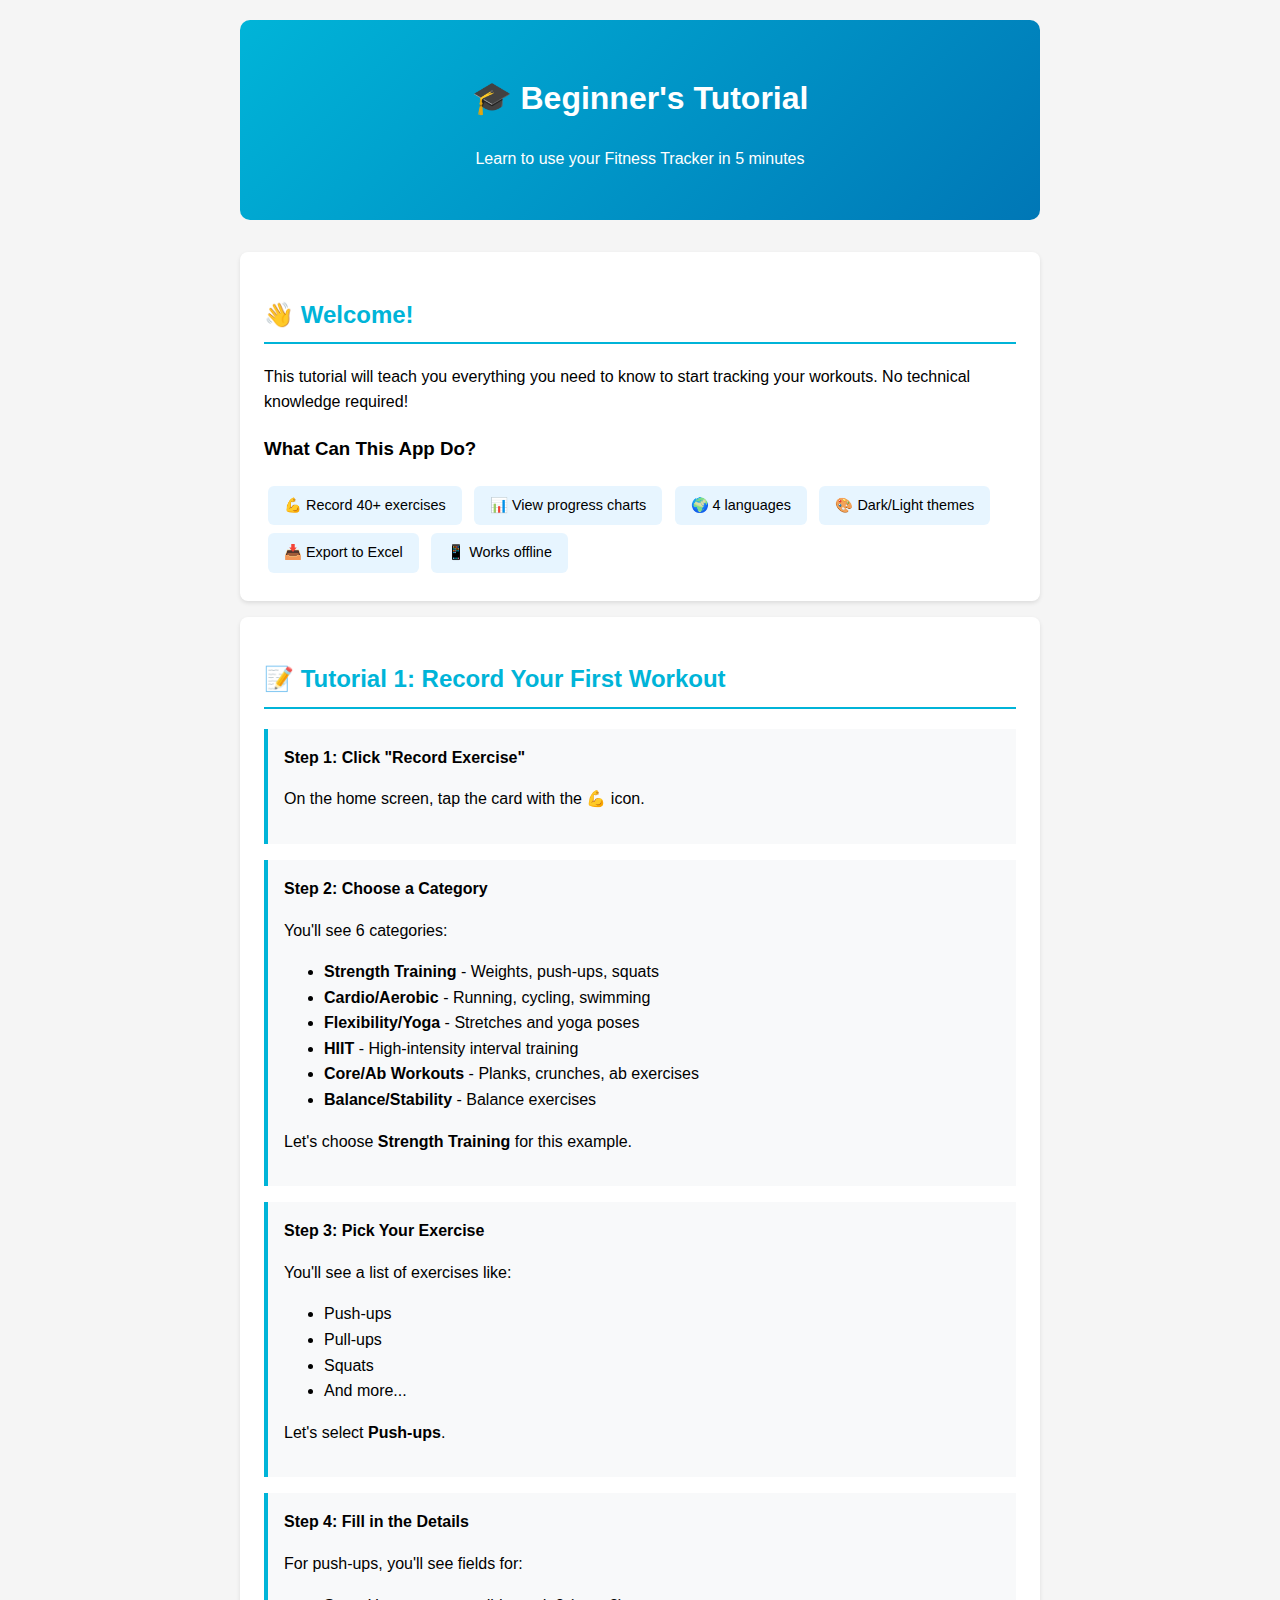
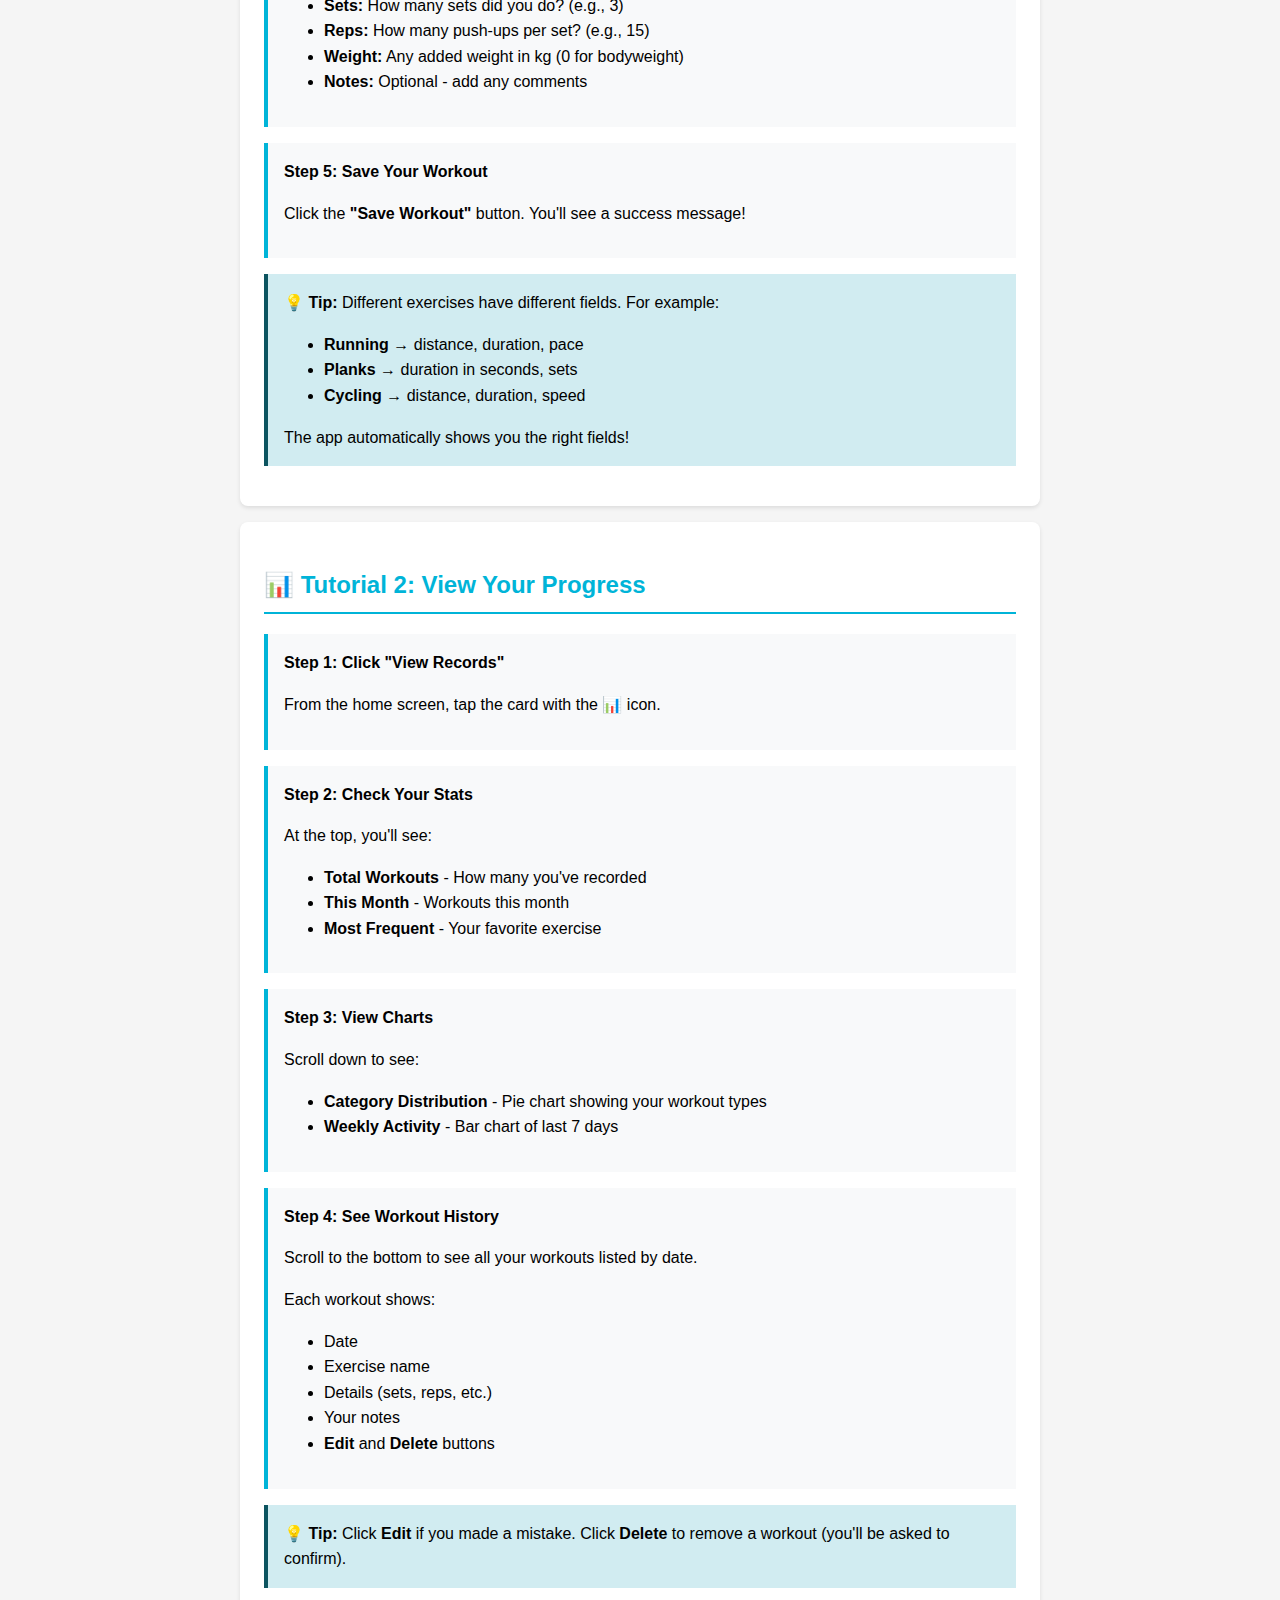
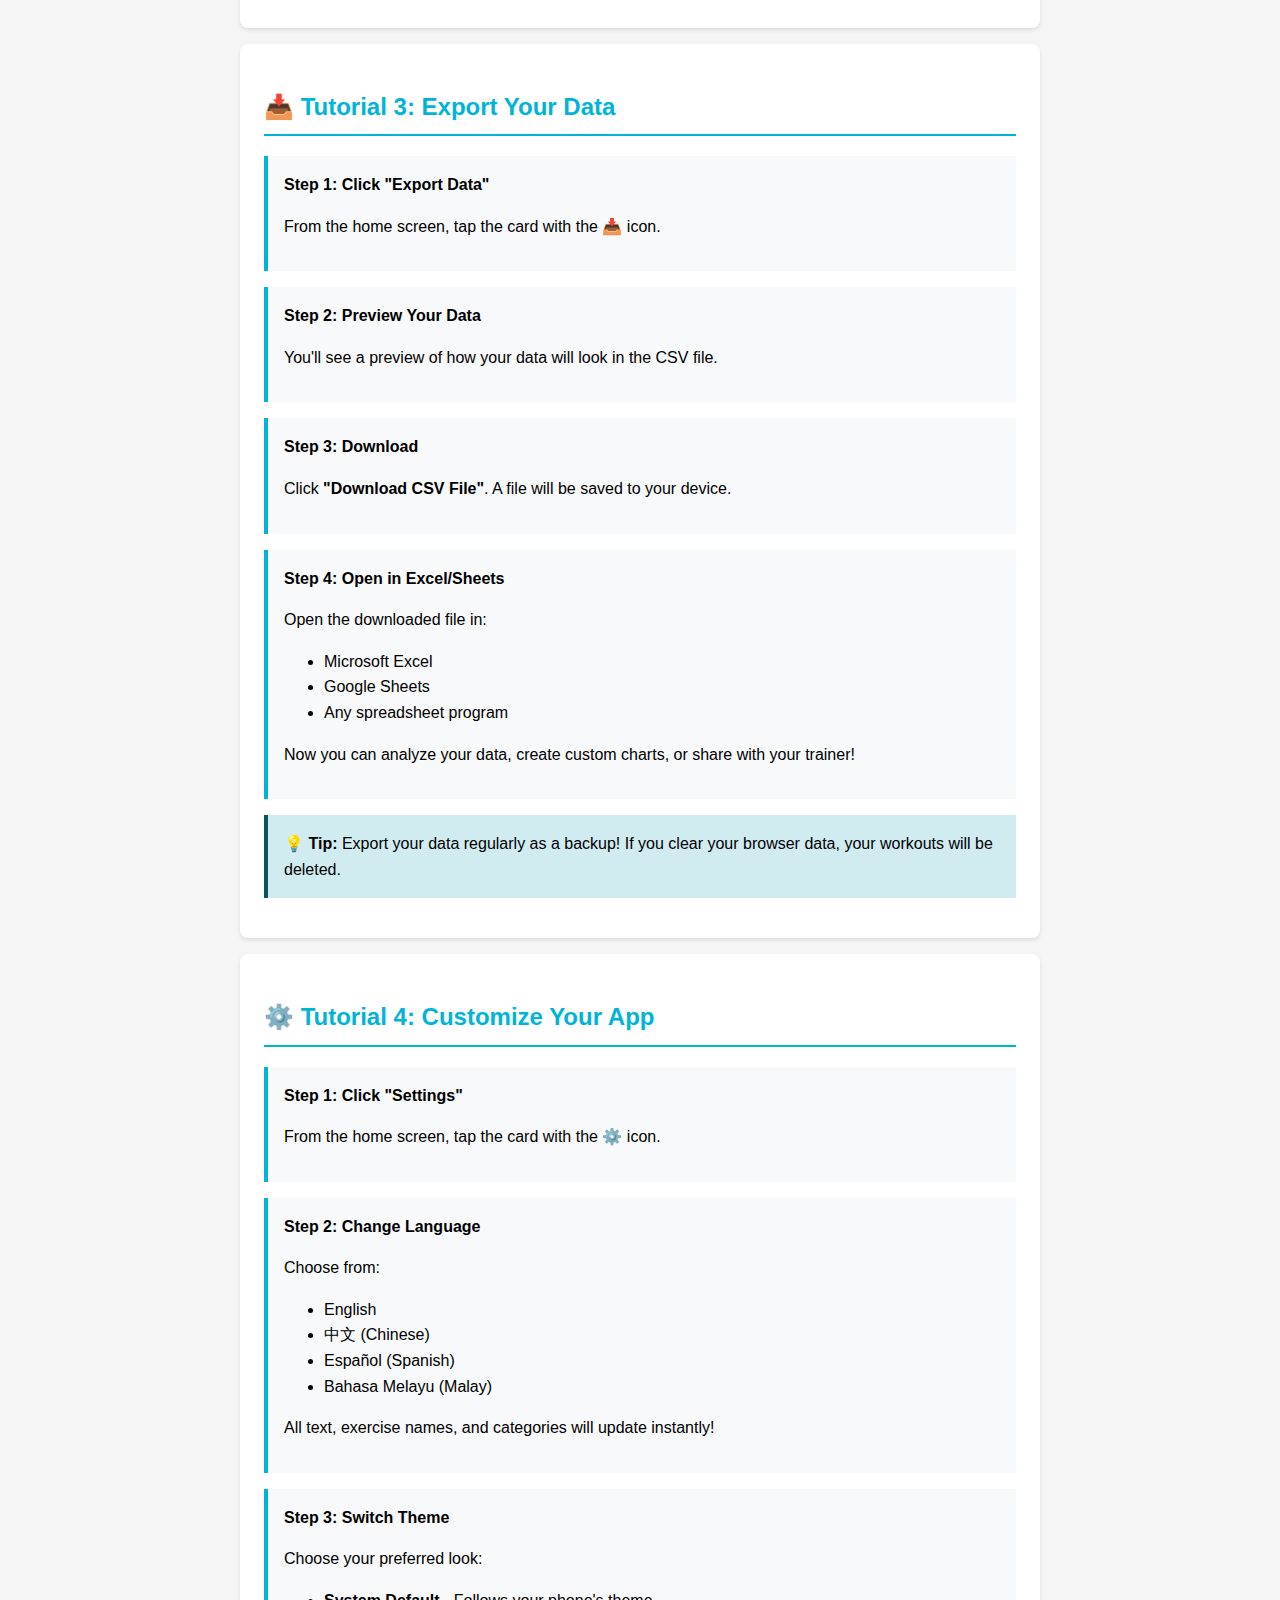
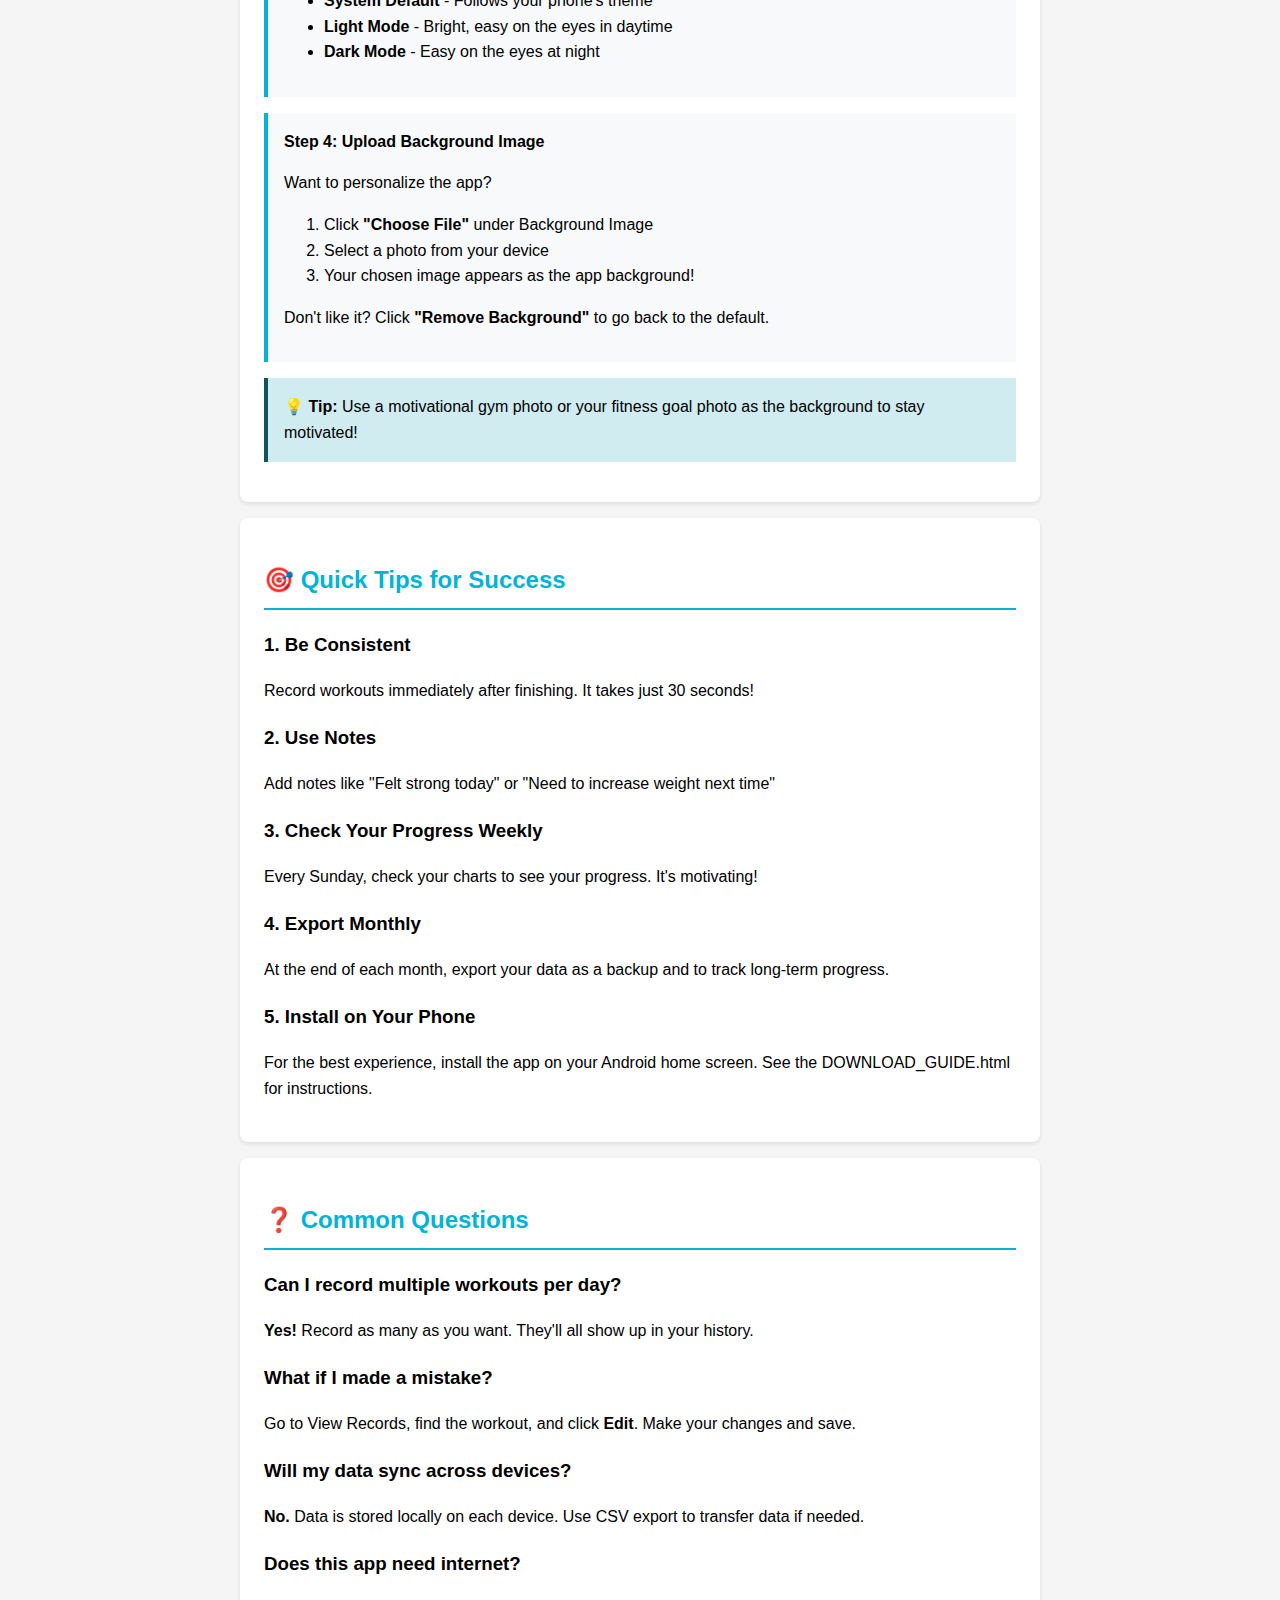
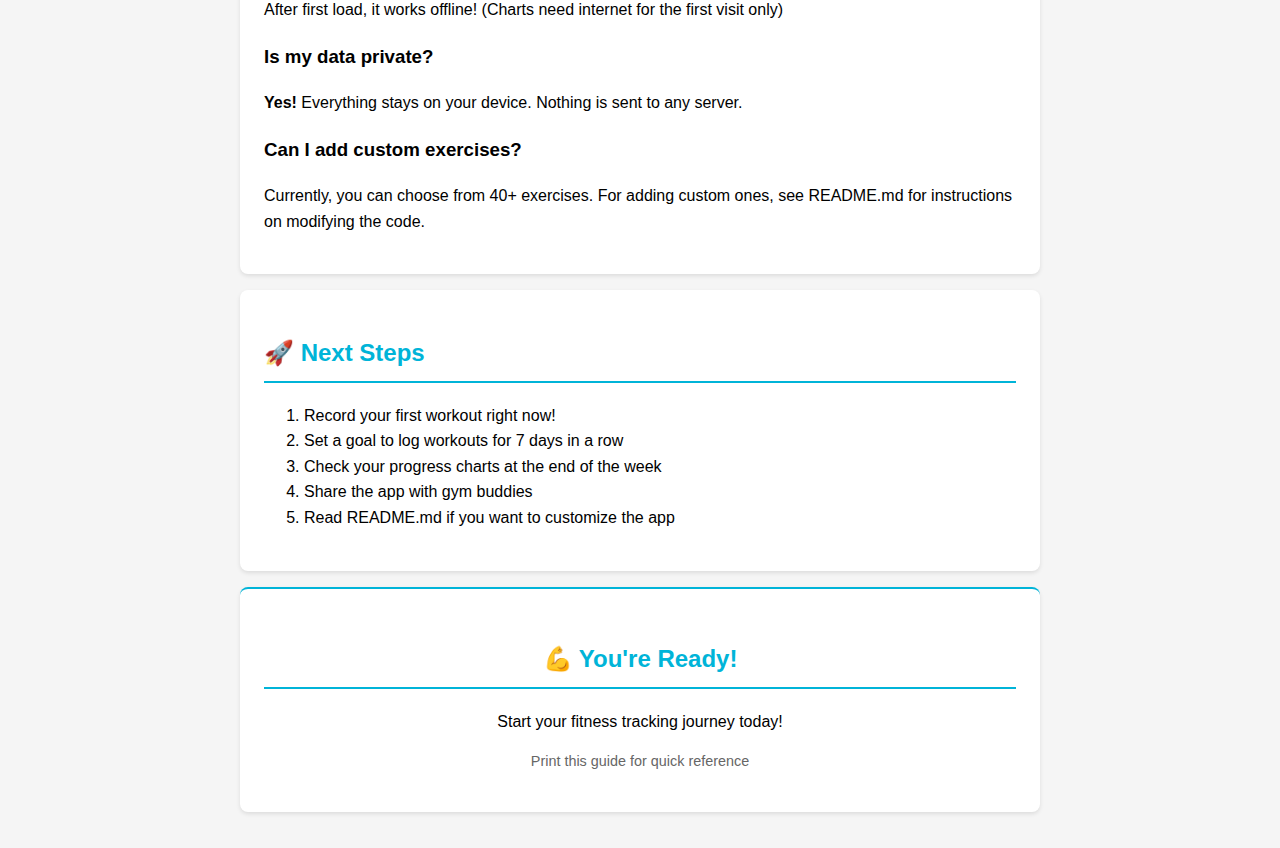
<file: BEGINNER_TUTORIAL.html>
<!DOCTYPE html>
<html lang="en">
<head>
    <meta charset="UTF-8">
    <meta name="viewport" content="width=device-width, initial-scale=1.0">
    <title>Beginner's Tutorial - Fitness Tracker</title>
    <style>
        body {
            font-family: -apple-system, BlinkMacSystemFont, 'Segoe UI', Roboto, sans-serif;
            line-height: 1.6;
            max-width: 800px;
            margin: 0 auto;
            padding: 20px;
            background: #f5f5f5;
        }
        .header {
            background: linear-gradient(135deg, #00b4d8, #0077b6);
            color: white;
            padding: 2rem;
            border-radius: 10px;
            text-align: center;
            margin-bottom: 2rem;
        }
        .section {
            background: white;
            padding: 1.5rem;
            margin-bottom: 1rem;
            border-radius: 8px;
            box-shadow: 0 2px 4px rgba(0,0,0,0.1);
        }
        h2 {
            color: #00b4d8;
            border-bottom: 2px solid #00b4d8;
            padding-bottom: 0.5rem;
        }
        .step {
            background: #f8f9fa;
            padding: 1rem;
            margin: 1rem 0;
            border-left: 4px solid #00b4d8;
        }
        .tip {
            background: #d1ecf1;
            border-left: 4px solid #0c5460;
            padding: 1rem;
            margin: 1rem 0;
        }
        code {
            background: #f0f0f0;
            padding: 2px 6px;
            border-radius: 4px;
            font-family: 'Courier New', monospace;
        }
        .feature-box {
            display: inline-block;
            background: #e7f5ff;
            padding: 0.5rem 1rem;
            margin: 0.25rem;
            border-radius: 6px;
            font-size: 0.9rem;
        }
        @media print {
            body { background: white; }
            .header { page-break-after: avoid; }
            .section { page-break-inside: avoid; }
        }
    </style>
</head>
<body>
    <div class="header">
        <h1>🎓 Beginner's Tutorial</h1>
        <p>Learn to use your Fitness Tracker in 5 minutes</p>
    </div>

    <div class="section">
        <h2>👋 Welcome!</h2>
        <p>This tutorial will teach you everything you need to know to start tracking your workouts. No technical knowledge required!</p>
        
        <h3>What Can This App Do?</h3>
        <div class="feature-box">💪 Record 40+ exercises</div>
        <div class="feature-box">📊 View progress charts</div>
        <div class="feature-box">🌍 4 languages</div>
        <div class="feature-box">🎨 Dark/Light themes</div>
        <div class="feature-box">📥 Export to Excel</div>
        <div class="feature-box">📱 Works offline</div>
    </div>

    <div class="section">
        <h2>📝 Tutorial 1: Record Your First Workout</h2>
        
        <div class="step">
            <strong>Step 1: Click "Record Exercise"</strong>
            <p>On the home screen, tap the card with the 💪 icon.</p>
        </div>

        <div class="step">
            <strong>Step 2: Choose a Category</strong>
            <p>You'll see 6 categories:</p>
            <ul>
                <li><strong>Strength Training</strong> - Weights, push-ups, squats</li>
                <li><strong>Cardio/Aerobic</strong> - Running, cycling, swimming</li>
                <li><strong>Flexibility/Yoga</strong> - Stretches and yoga poses</li>
                <li><strong>HIIT</strong> - High-intensity interval training</li>
                <li><strong>Core/Ab Workouts</strong> - Planks, crunches, ab exercises</li>
                <li><strong>Balance/Stability</strong> - Balance exercises</li>
            </ul>
            <p>Let's choose <strong>Strength Training</strong> for this example.</p>
        </div>

        <div class="step">
            <strong>Step 3: Pick Your Exercise</strong>
            <p>You'll see a list of exercises like:</p>
            <ul>
                <li>Push-ups</li>
                <li>Pull-ups</li>
                <li>Squats</li>
                <li>And more...</li>
            </ul>
            <p>Let's select <strong>Push-ups</strong>.</p>
        </div>

        <div class="step">
            <strong>Step 4: Fill in the Details</strong>
            <p>For push-ups, you'll see fields for:</p>
            <ul>
                <li><strong>Sets:</strong> How many sets did you do? (e.g., 3)</li>
                <li><strong>Reps:</strong> How many push-ups per set? (e.g., 15)</li>
                <li><strong>Weight:</strong> Any added weight in kg (0 for bodyweight)</li>
                <li><strong>Notes:</strong> Optional - add any comments</li>
            </ul>
        </div>

        <div class="step">
            <strong>Step 5: Save Your Workout</strong>
            <p>Click the <strong>"Save Workout"</strong> button. You'll see a success message!</p>
        </div>

        <div class="tip">
            <strong>💡 Tip:</strong> Different exercises have different fields. For example:
            <ul>
                <li><strong>Running</strong> → distance, duration, pace</li>
                <li><strong>Planks</strong> → duration in seconds, sets</li>
                <li><strong>Cycling</strong> → distance, duration, speed</li>
            </ul>
            The app automatically shows you the right fields!
        </div>
    </div>

    <div class="section">
        <h2>📊 Tutorial 2: View Your Progress</h2>
        
        <div class="step">
            <strong>Step 1: Click "View Records"</strong>
            <p>From the home screen, tap the card with the 📊 icon.</p>
        </div>

        <div class="step">
            <strong>Step 2: Check Your Stats</strong>
            <p>At the top, you'll see:</p>
            <ul>
                <li><strong>Total Workouts</strong> - How many you've recorded</li>
                <li><strong>This Month</strong> - Workouts this month</li>
                <li><strong>Most Frequent</strong> - Your favorite exercise</li>
            </ul>
        </div>

        <div class="step">
            <strong>Step 3: View Charts</strong>
            <p>Scroll down to see:</p>
            <ul>
                <li><strong>Category Distribution</strong> - Pie chart showing your workout types</li>
                <li><strong>Weekly Activity</strong> - Bar chart of last 7 days</li>
            </ul>
        </div>

        <div class="step">
            <strong>Step 4: See Workout History</strong>
            <p>Scroll to the bottom to see all your workouts listed by date.</p>
            <p>Each workout shows:</p>
            <ul>
                <li>Date</li>
                <li>Exercise name</li>
                <li>Details (sets, reps, etc.)</li>
                <li>Your notes</li>
                <li><strong>Edit</strong> and <strong>Delete</strong> buttons</li>
            </ul>
        </div>

        <div class="tip">
            <strong>💡 Tip:</strong> Click <strong>Edit</strong> if you made a mistake. Click <strong>Delete</strong> to remove a workout (you'll be asked to confirm).
        </div>
    </div>

    <div class="section">
        <h2>📥 Tutorial 3: Export Your Data</h2>
        
        <div class="step">
            <strong>Step 1: Click "Export Data"</strong>
            <p>From the home screen, tap the card with the 📥 icon.</p>
        </div>

        <div class="step">
            <strong>Step 2: Preview Your Data</strong>
            <p>You'll see a preview of how your data will look in the CSV file.</p>
        </div>

        <div class="step">
            <strong>Step 3: Download</strong>
            <p>Click <strong>"Download CSV File"</strong>. A file will be saved to your device.</p>
        </div>

        <div class="step">
            <strong>Step 4: Open in Excel/Sheets</strong>
            <p>Open the downloaded file in:</p>
            <ul>
                <li>Microsoft Excel</li>
                <li>Google Sheets</li>
                <li>Any spreadsheet program</li>
            </ul>
            <p>Now you can analyze your data, create custom charts, or share with your trainer!</p>
        </div>

        <div class="tip">
            <strong>💡 Tip:</strong> Export your data regularly as a backup! If you clear your browser data, your workouts will be deleted.
        </div>
    </div>

    <div class="section">
        <h2>⚙️ Tutorial 4: Customize Your App</h2>
        
        <div class="step">
            <strong>Step 1: Click "Settings"</strong>
            <p>From the home screen, tap the card with the ⚙️ icon.</p>
        </div>

        <div class="step">
            <strong>Step 2: Change Language</strong>
            <p>Choose from:</p>
            <ul>
                <li>English</li>
                <li>中文 (Chinese)</li>
                <li>Español (Spanish)</li>
                <li>Bahasa Melayu (Malay)</li>
            </ul>
            <p>All text, exercise names, and categories will update instantly!</p>
        </div>

        <div class="step">
            <strong>Step 3: Switch Theme</strong>
            <p>Choose your preferred look:</p>
            <ul>
                <li><strong>System Default</strong> - Follows your phone's theme</li>
                <li><strong>Light Mode</strong> - Bright, easy on the eyes in daytime</li>
                <li><strong>Dark Mode</strong> - Easy on the eyes at night</li>
            </ul>
        </div>

        <div class="step">
            <strong>Step 4: Upload Background Image</strong>
            <p>Want to personalize the app?</p>
            <ol>
                <li>Click <strong>"Choose File"</strong> under Background Image</li>
                <li>Select a photo from your device</li>
                <li>Your chosen image appears as the app background!</li>
            </ol>
            <p>Don't like it? Click <strong>"Remove Background"</strong> to go back to the default.</p>
        </div>

        <div class="tip">
            <strong>💡 Tip:</strong> Use a motivational gym photo or your fitness goal photo as the background to stay motivated!
        </div>
    </div>

    <div class="section">
        <h2>🎯 Quick Tips for Success</h2>
        
        <h3>1. Be Consistent</h3>
        <p>Record workouts immediately after finishing. It takes just 30 seconds!</p>

        <h3>2. Use Notes</h3>
        <p>Add notes like "Felt strong today" or "Need to increase weight next time"</p>

        <h3>3. Check Your Progress Weekly</h3>
        <p>Every Sunday, check your charts to see your progress. It's motivating!</p>

        <h3>4. Export Monthly</h3>
        <p>At the end of each month, export your data as a backup and to track long-term progress.</p>

        <h3>5. Install on Your Phone</h3>
        <p>For the best experience, install the app on your Android home screen. See the DOWNLOAD_GUIDE.html for instructions.</p>
    </div>

    <div class="section">
        <h2>❓ Common Questions</h2>
        
        <h3>Can I record multiple workouts per day?</h3>
        <p><strong>Yes!</strong> Record as many as you want. They'll all show up in your history.</p>

        <h3>What if I made a mistake?</h3>
        <p>Go to View Records, find the workout, and click <strong>Edit</strong>. Make your changes and save.</p>

        <h3>Will my data sync across devices?</h3>
        <p><strong>No.</strong> Data is stored locally on each device. Use CSV export to transfer data if needed.</p>

        <h3>Does this app need internet?</h3>
        <p>After first load, it works offline! (Charts need internet for the first visit only)</p>

        <h3>Is my data private?</h3>
        <p><strong>Yes!</strong> Everything stays on your device. Nothing is sent to any server.</p>

        <h3>Can I add custom exercises?</h3>
        <p>Currently, you can choose from 40+ exercises. For adding custom ones, see README.md for instructions on modifying the code.</p>
    </div>

    <div class="section">
        <h2>🚀 Next Steps</h2>
        <ol>
            <li>Record your first workout right now!</li>
            <li>Set a goal to log workouts for 7 days in a row</li>
            <li>Check your progress charts at the end of the week</li>
            <li>Share the app with gym buddies</li>
            <li>Read README.md if you want to customize the app</li>
        </ol>
    </div>

    <div class="section" style="text-align: center; border-top: 2px solid #00b4d8; padding-top: 2rem;">
        <h2>💪 You're Ready!</h2>
        <p>Start your fitness tracking journey today!</p>
        <p style="color: #666; font-size: 0.9rem;">Print this guide for quick reference</p>
    </div>
</body>
</html>
</file>
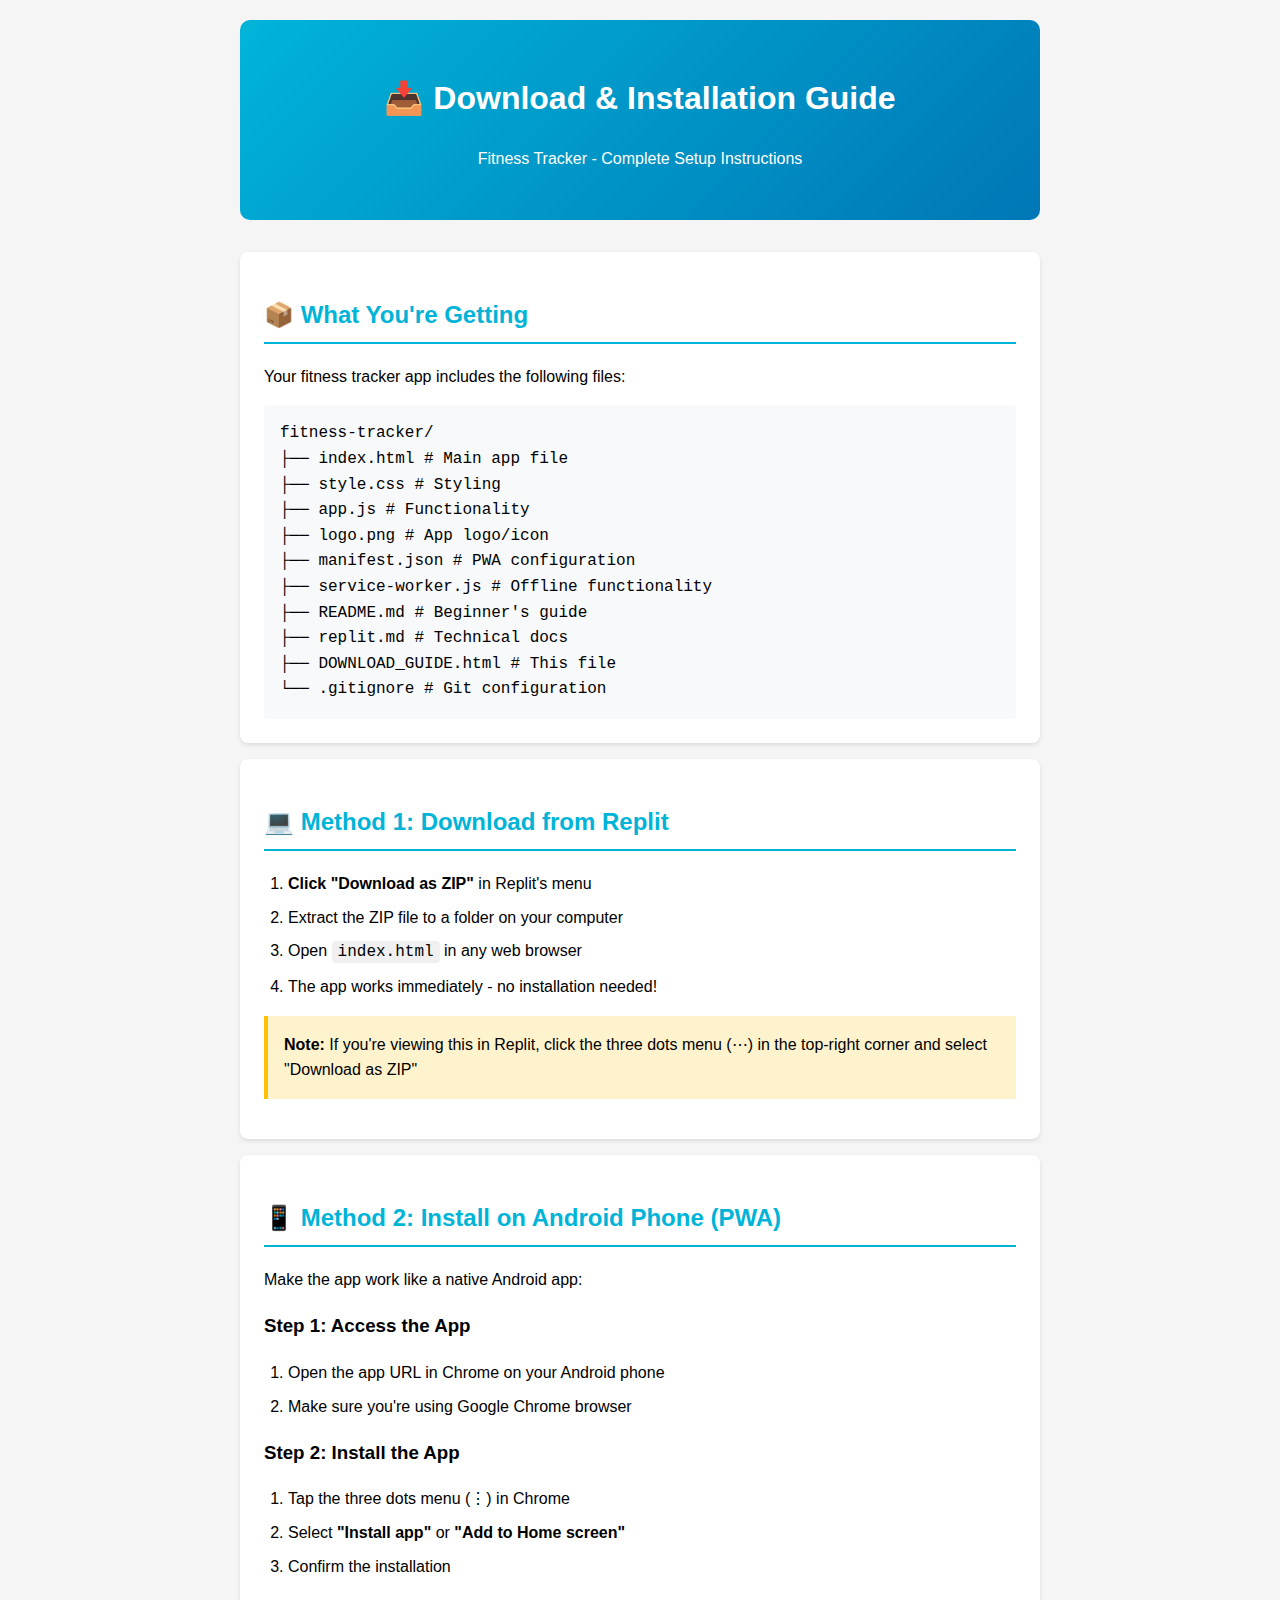
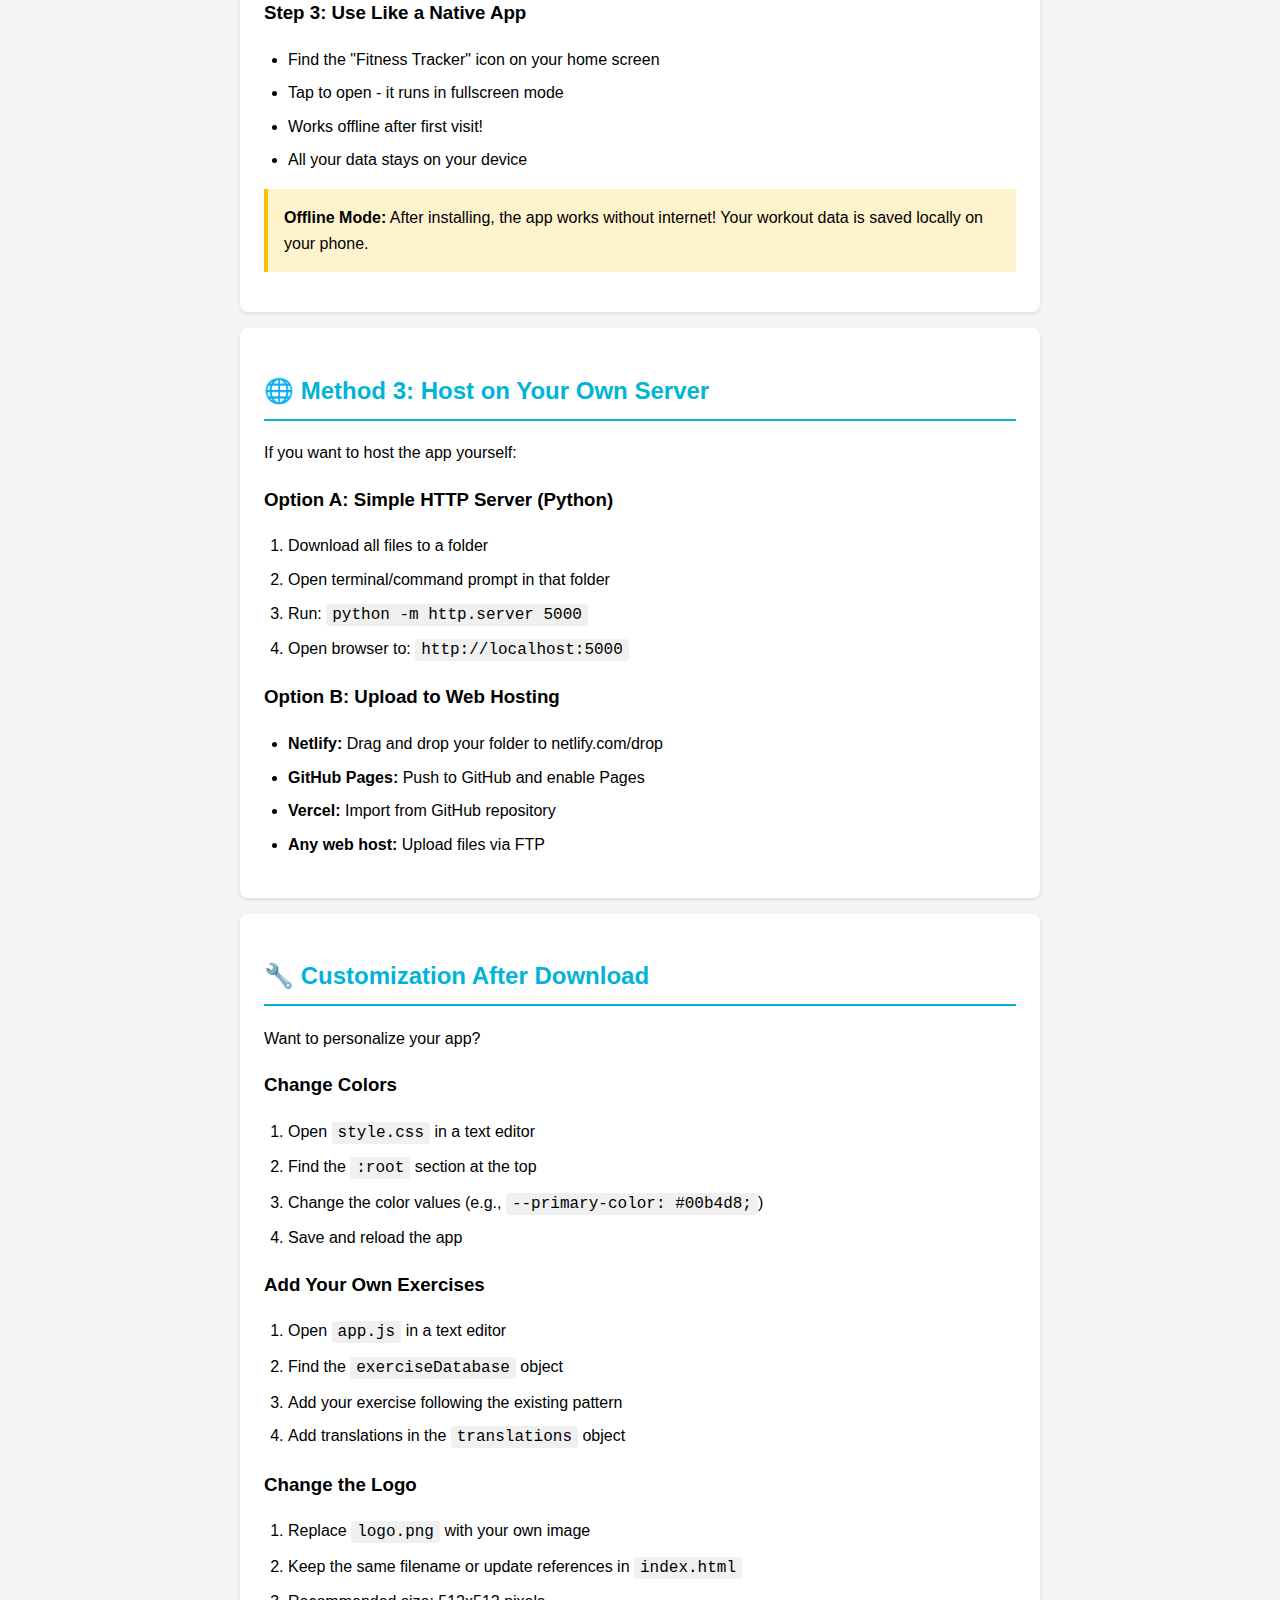
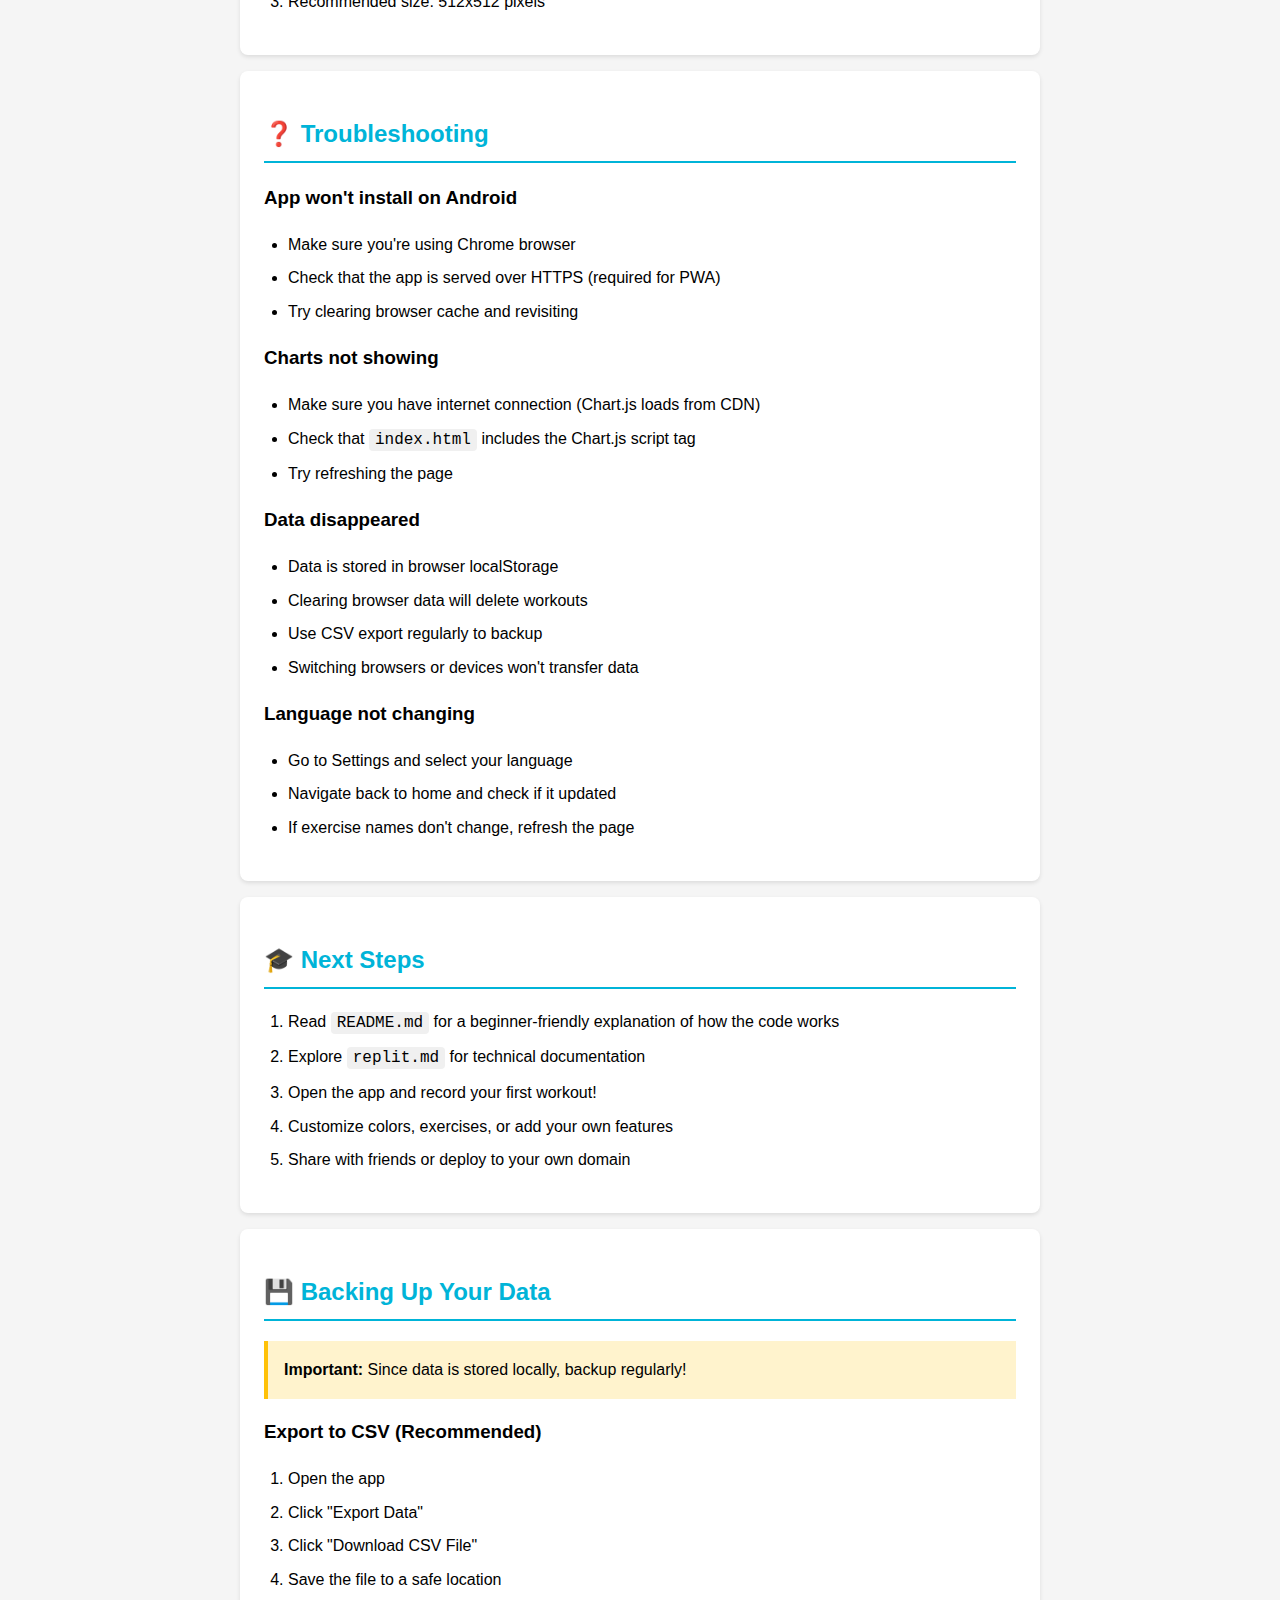
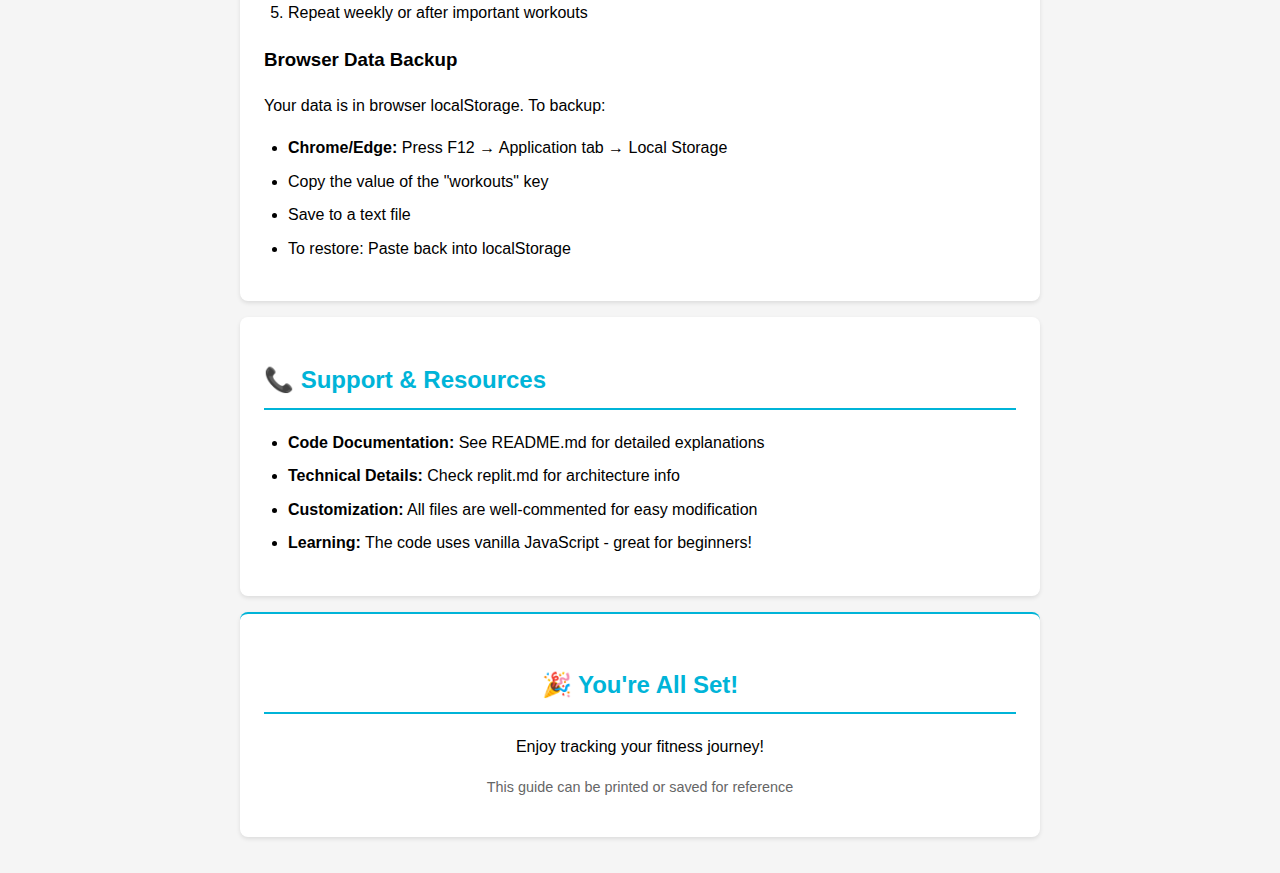
<file: DOWNLOAD_GUIDE.html>
<!DOCTYPE html>
<html lang="en">
<head>
    <meta charset="UTF-8">
    <meta name="viewport" content="width=device-width, initial-scale=1.0">
    <title>Download & Installation Guide - Fitness Tracker</title>
    <style>
        body {
            font-family: -apple-system, BlinkMacSystemFont, 'Segoe UI', Roboto, sans-serif;
            line-height: 1.6;
            max-width: 800px;
            margin: 0 auto;
            padding: 20px;
            background: #f5f5f5;
        }
        .header {
            background: linear-gradient(135deg, #00b4d8, #0077b6);
            color: white;
            padding: 2rem;
            border-radius: 10px;
            text-align: center;
            margin-bottom: 2rem;
        }
        .section {
            background: white;
            padding: 1.5rem;
            margin-bottom: 1rem;
            border-radius: 8px;
            box-shadow: 0 2px 4px rgba(0,0,0,0.1);
        }
        h2 {
            color: #00b4d8;
            border-bottom: 2px solid #00b4d8;
            padding-bottom: 0.5rem;
        }
        code {
            background: #f0f0f0;
            padding: 2px 6px;
            border-radius: 4px;
            font-family: 'Courier New', monospace;
        }
        .important {
            background: #fff3cd;
            border-left: 4px solid #ffc107;
            padding: 1rem;
            margin: 1rem 0;
        }
        .file-list {
            background: #f8f9fa;
            padding: 1rem;
            border-radius: 4px;
            font-family: 'Courier New', monospace;
        }
        ol, ul {
            padding-left: 1.5rem;
        }
        li {
            margin-bottom: 0.5rem;
        }
        @media print {
            body { background: white; }
            .header { page-break-after: avoid; }
            .section { page-break-inside: avoid; }
        }
    </style>
</head>
<body>
    <div class="header">
        <h1>📥 Download & Installation Guide</h1>
        <p>Fitness Tracker - Complete Setup Instructions</p>
    </div>

    <div class="section">
        <h2>📦 What You're Getting</h2>
        <p>Your fitness tracker app includes the following files:</p>
        <div class="file-list">
fitness-tracker/<br>
├── index.html           # Main app file<br>
├── style.css            # Styling<br>
├── app.js               # Functionality<br>
├── logo.png             # App logo/icon<br>
├── manifest.json        # PWA configuration<br>
├── service-worker.js    # Offline functionality<br>
├── README.md            # Beginner's guide<br>
├── replit.md            # Technical docs<br>
├── DOWNLOAD_GUIDE.html  # This file<br>
└── .gitignore           # Git configuration
        </div>
    </div>

    <div class="section">
        <h2>💻 Method 1: Download from Replit</h2>
        <ol>
            <li><strong>Click "Download as ZIP"</strong> in Replit's menu</li>
            <li>Extract the ZIP file to a folder on your computer</li>
            <li>Open <code>index.html</code> in any web browser</li>
            <li>The app works immediately - no installation needed!</li>
        </ol>
        <div class="important">
            <strong>Note:</strong> If you're viewing this in Replit, click the three dots menu (⋯) in the top-right corner and select "Download as ZIP"
        </div>
    </div>

    <div class="section">
        <h2>📱 Method 2: Install on Android Phone (PWA)</h2>
        <p>Make the app work like a native Android app:</p>
        
        <h3>Step 1: Access the App</h3>
        <ol>
            <li>Open the app URL in Chrome on your Android phone</li>
            <li>Make sure you're using Google Chrome browser</li>
        </ol>

        <h3>Step 2: Install the App</h3>
        <ol>
            <li>Tap the three dots menu (⋮) in Chrome</li>
            <li>Select <strong>"Install app"</strong> or <strong>"Add to Home screen"</strong></li>
            <li>Confirm the installation</li>
        </ol>

        <h3>Step 3: Use Like a Native App</h3>
        <ul>
            <li>Find the "Fitness Tracker" icon on your home screen</li>
            <li>Tap to open - it runs in fullscreen mode</li>
            <li>Works offline after first visit!</li>
            <li>All your data stays on your device</li>
        </ul>

        <div class="important">
            <strong>Offline Mode:</strong> After installing, the app works without internet! Your workout data is saved locally on your phone.
        </div>
    </div>

    <div class="section">
        <h2>🌐 Method 3: Host on Your Own Server</h2>
        <p>If you want to host the app yourself:</p>
        
        <h3>Option A: Simple HTTP Server (Python)</h3>
        <ol>
            <li>Download all files to a folder</li>
            <li>Open terminal/command prompt in that folder</li>
            <li>Run: <code>python -m http.server 5000</code></li>
            <li>Open browser to: <code>http://localhost:5000</code></li>
        </ol>

        <h3>Option B: Upload to Web Hosting</h3>
        <ul>
            <li><strong>Netlify:</strong> Drag and drop your folder to netlify.com/drop</li>
            <li><strong>GitHub Pages:</strong> Push to GitHub and enable Pages</li>
            <li><strong>Vercel:</strong> Import from GitHub repository</li>
            <li><strong>Any web host:</strong> Upload files via FTP</li>
        </ul>
    </div>

    <div class="section">
        <h2>🔧 Customization After Download</h2>
        <p>Want to personalize your app?</p>
        
        <h3>Change Colors</h3>
        <ol>
            <li>Open <code>style.css</code> in a text editor</li>
            <li>Find the <code>:root</code> section at the top</li>
            <li>Change the color values (e.g., <code>--primary-color: #00b4d8;</code>)</li>
            <li>Save and reload the app</li>
        </ol>

        <h3>Add Your Own Exercises</h3>
        <ol>
            <li>Open <code>app.js</code> in a text editor</li>
            <li>Find the <code>exerciseDatabase</code> object</li>
            <li>Add your exercise following the existing pattern</li>
            <li>Add translations in the <code>translations</code> object</li>
        </ol>

        <h3>Change the Logo</h3>
        <ol>
            <li>Replace <code>logo.png</code> with your own image</li>
            <li>Keep the same filename or update references in <code>index.html</code></li>
            <li>Recommended size: 512x512 pixels</li>
        </ol>
    </div>

    <div class="section">
        <h2>❓ Troubleshooting</h2>
        
        <h3>App won't install on Android</h3>
        <ul>
            <li>Make sure you're using Chrome browser</li>
            <li>Check that the app is served over HTTPS (required for PWA)</li>
            <li>Try clearing browser cache and revisiting</li>
        </ul>

        <h3>Charts not showing</h3>
        <ul>
            <li>Make sure you have internet connection (Chart.js loads from CDN)</li>
            <li>Check that <code>index.html</code> includes the Chart.js script tag</li>
            <li>Try refreshing the page</li>
        </ul>

        <h3>Data disappeared</h3>
        <ul>
            <li>Data is stored in browser localStorage</li>
            <li>Clearing browser data will delete workouts</li>
            <li>Use CSV export regularly to backup</li>
            <li>Switching browsers or devices won't transfer data</li>
        </ul>

        <h3>Language not changing</h3>
        <ul>
            <li>Go to Settings and select your language</li>
            <li>Navigate back to home and check if it updated</li>
            <li>If exercise names don't change, refresh the page</li>
        </ul>
    </div>

    <div class="section">
        <h2>🎓 Next Steps</h2>
        <ol>
            <li>Read <code>README.md</code> for a beginner-friendly explanation of how the code works</li>
            <li>Explore <code>replit.md</code> for technical documentation</li>
            <li>Open the app and record your first workout!</li>
            <li>Customize colors, exercises, or add your own features</li>
            <li>Share with friends or deploy to your own domain</li>
        </ol>
    </div>

    <div class="section">
        <h2>💾 Backing Up Your Data</h2>
        <div class="important">
            <strong>Important:</strong> Since data is stored locally, backup regularly!
        </div>
        
        <h3>Export to CSV (Recommended)</h3>
        <ol>
            <li>Open the app</li>
            <li>Click "Export Data"</li>
            <li>Click "Download CSV File"</li>
            <li>Save the file to a safe location</li>
            <li>Repeat weekly or after important workouts</li>
        </ol>

        <h3>Browser Data Backup</h3>
        <p>Your data is in browser localStorage. To backup:</p>
        <ul>
            <li><strong>Chrome/Edge:</strong> Press F12 → Application tab → Local Storage</li>
            <li>Copy the value of the "workouts" key</li>
            <li>Save to a text file</li>
            <li>To restore: Paste back into localStorage</li>
        </ul>
    </div>

    <div class="section">
        <h2>📞 Support & Resources</h2>
        <ul>
            <li><strong>Code Documentation:</strong> See README.md for detailed explanations</li>
            <li><strong>Technical Details:</strong> Check replit.md for architecture info</li>
            <li><strong>Customization:</strong> All files are well-commented for easy modification</li>
            <li><strong>Learning:</strong> The code uses vanilla JavaScript - great for beginners!</li>
        </ul>
    </div>

    <div class="section" style="text-align: center; border-top: 2px solid #00b4d8; padding-top: 2rem;">
        <h2>🎉 You're All Set!</h2>
        <p>Enjoy tracking your fitness journey!</p>
        <p style="color: #666; font-size: 0.9rem;">This guide can be printed or saved for reference</p>
    </div>
</body>
</html>
</file>
